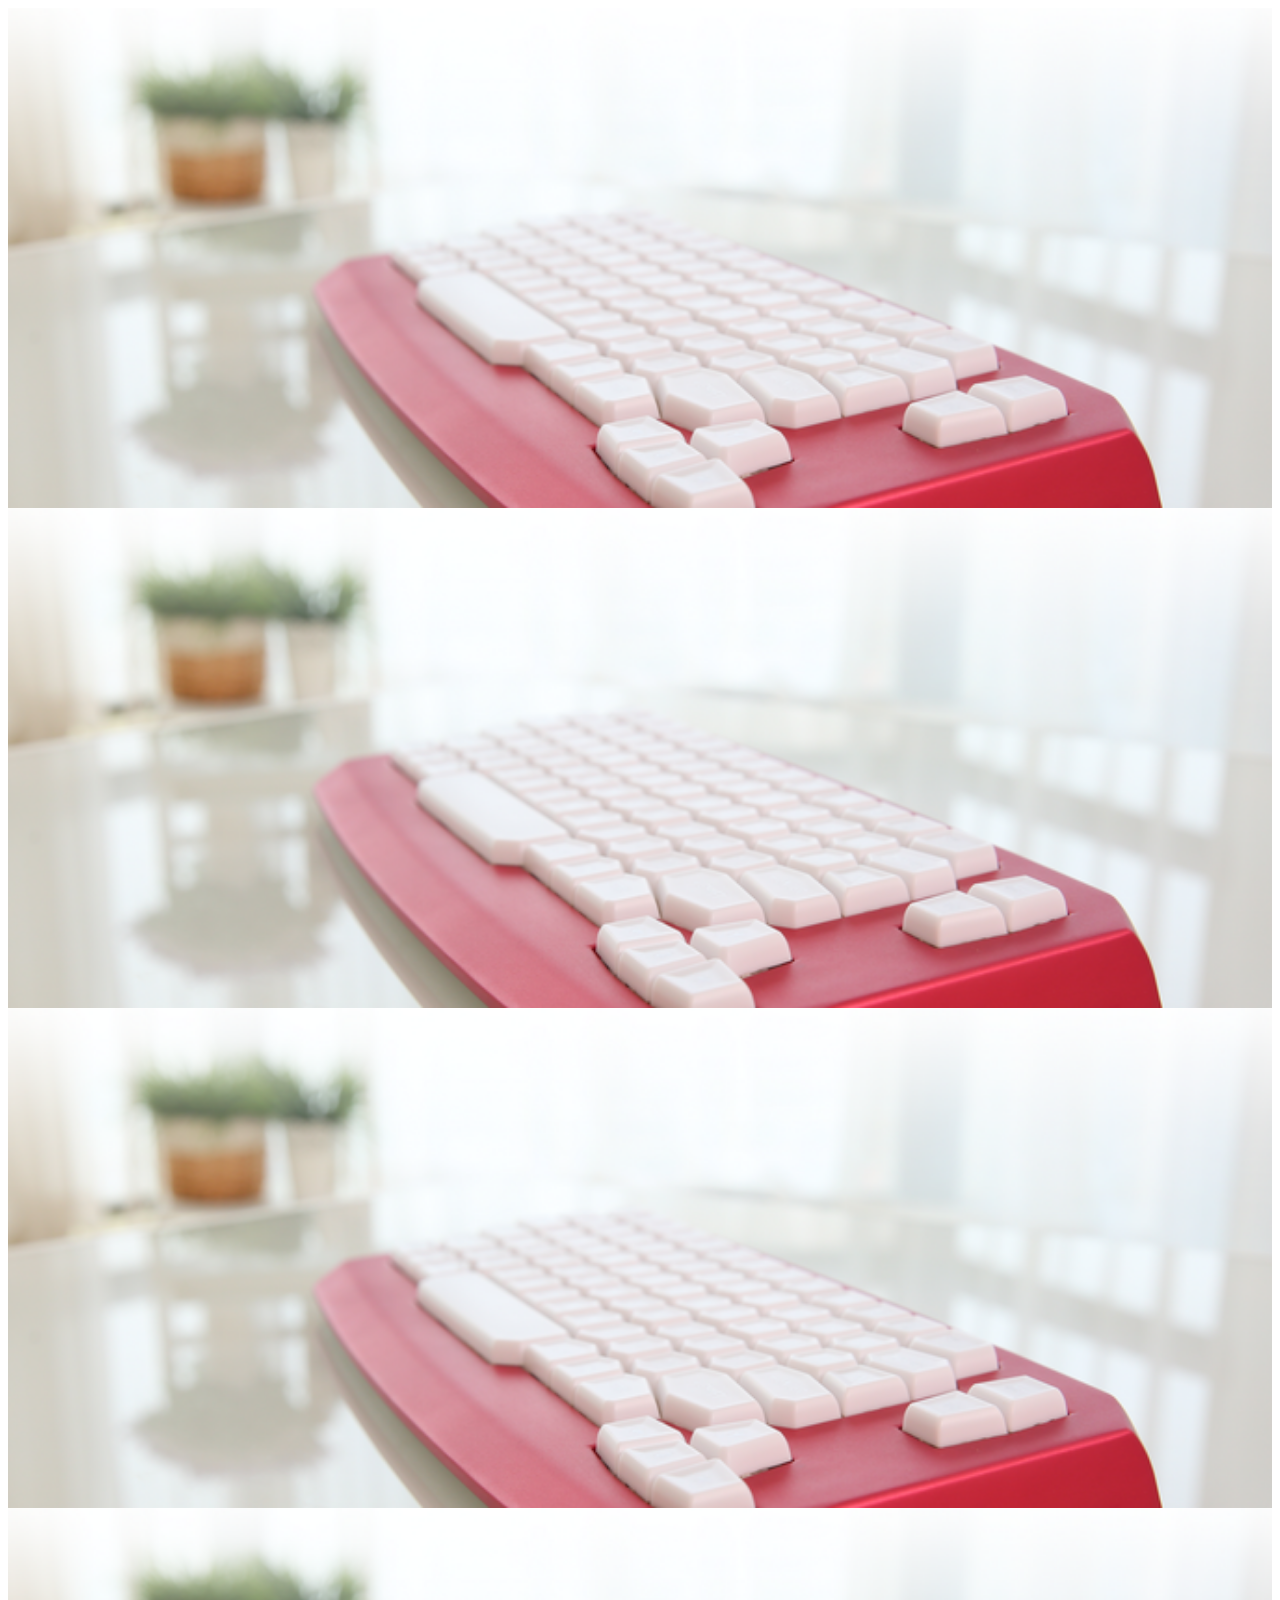
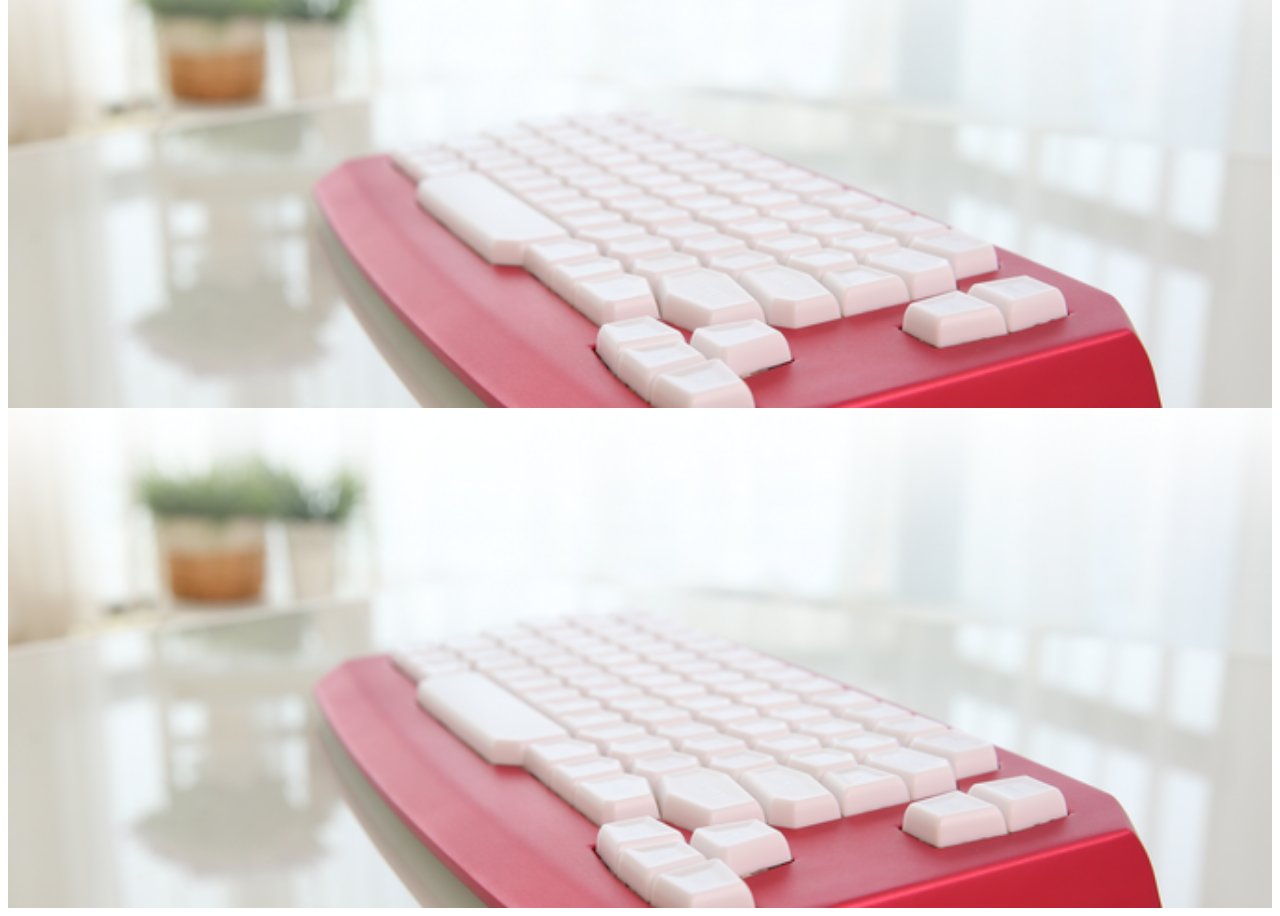
<file: e2.html>
<!DOCTYPE html>
<html>
	<head>
		<meta charset="UTF-8">
		<title>项目2</title>
		
		<style type="text/css">
			.section section {
				background: url(img/1.png) no-repeat;
				background-size: 100% 100%;
				width: auto;
				height: 500px;
				background-size: cover;
				
			}
		</style>
	</head>
	<body>
		<div class="section">
			<section></section>
			<section></section>
			<section></section>
			<section></section>
			<section></section>
		</div>
	</body>
</html>
</file>
